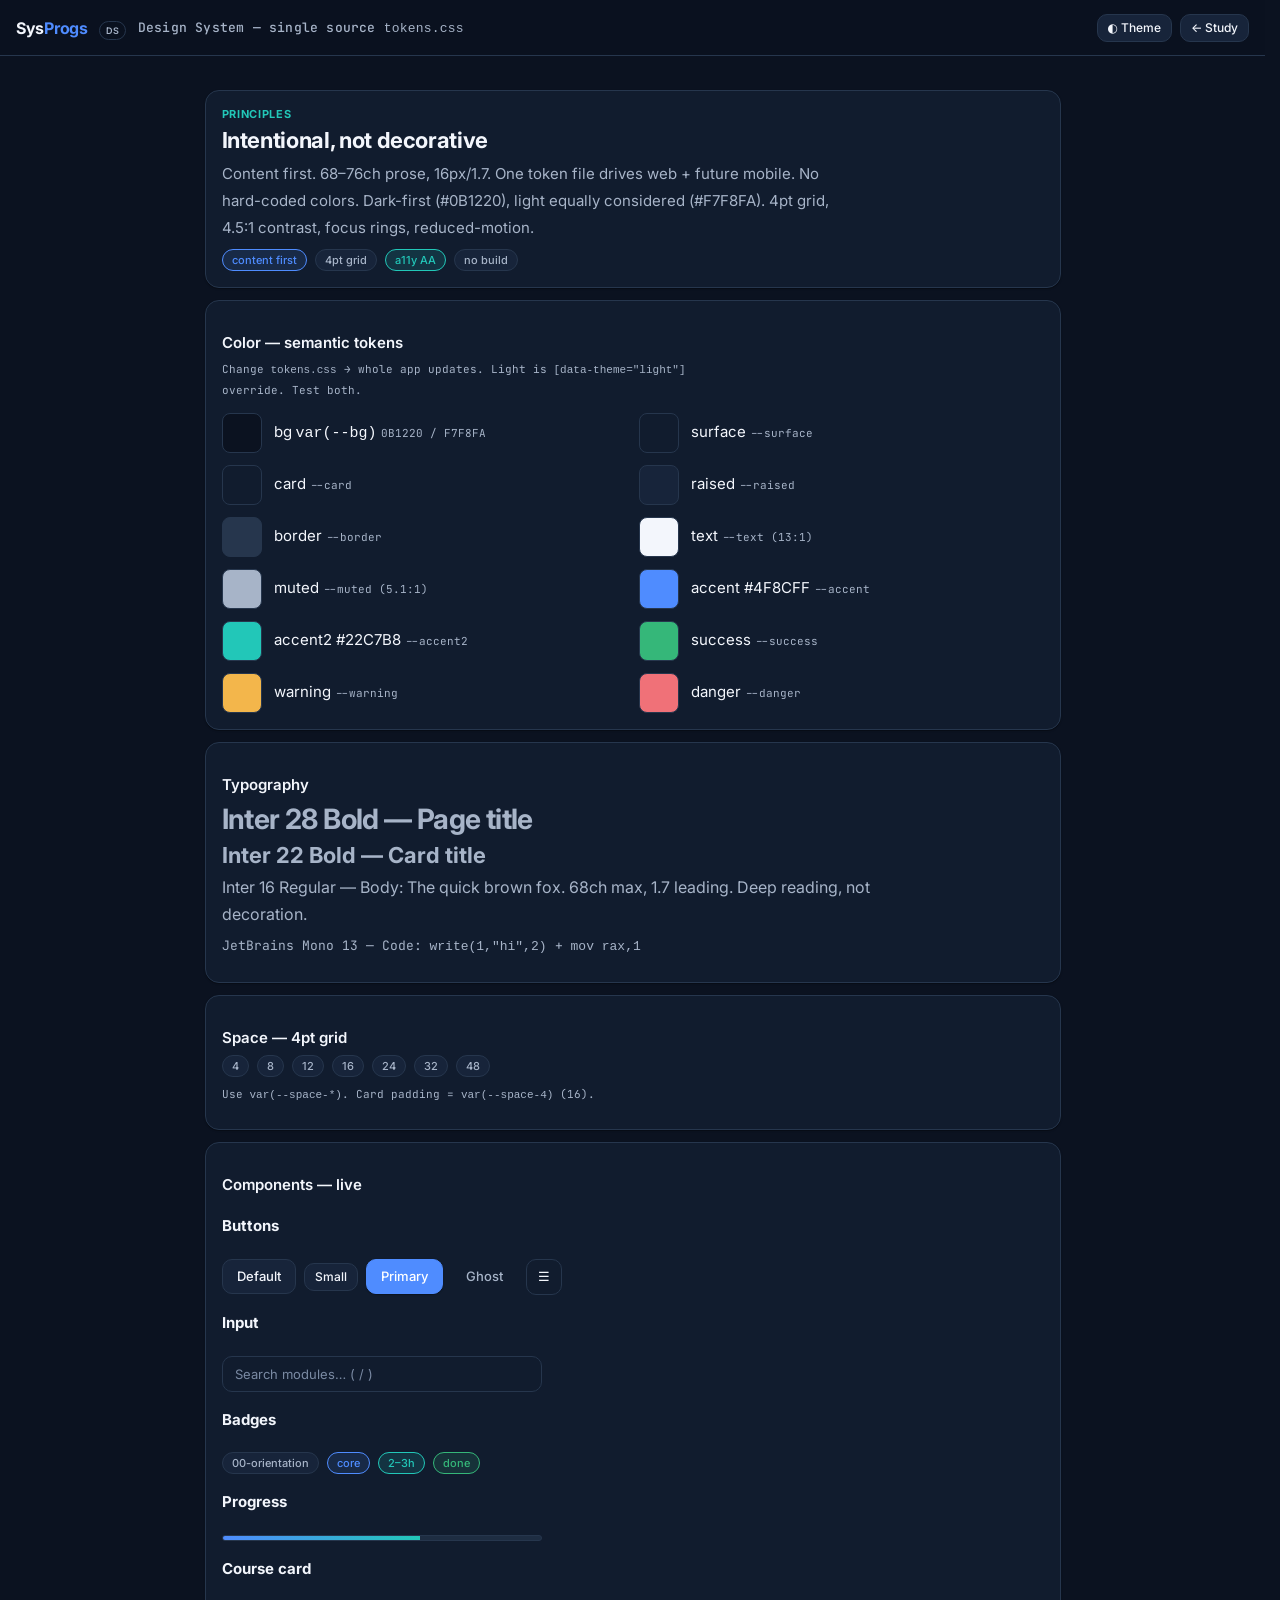
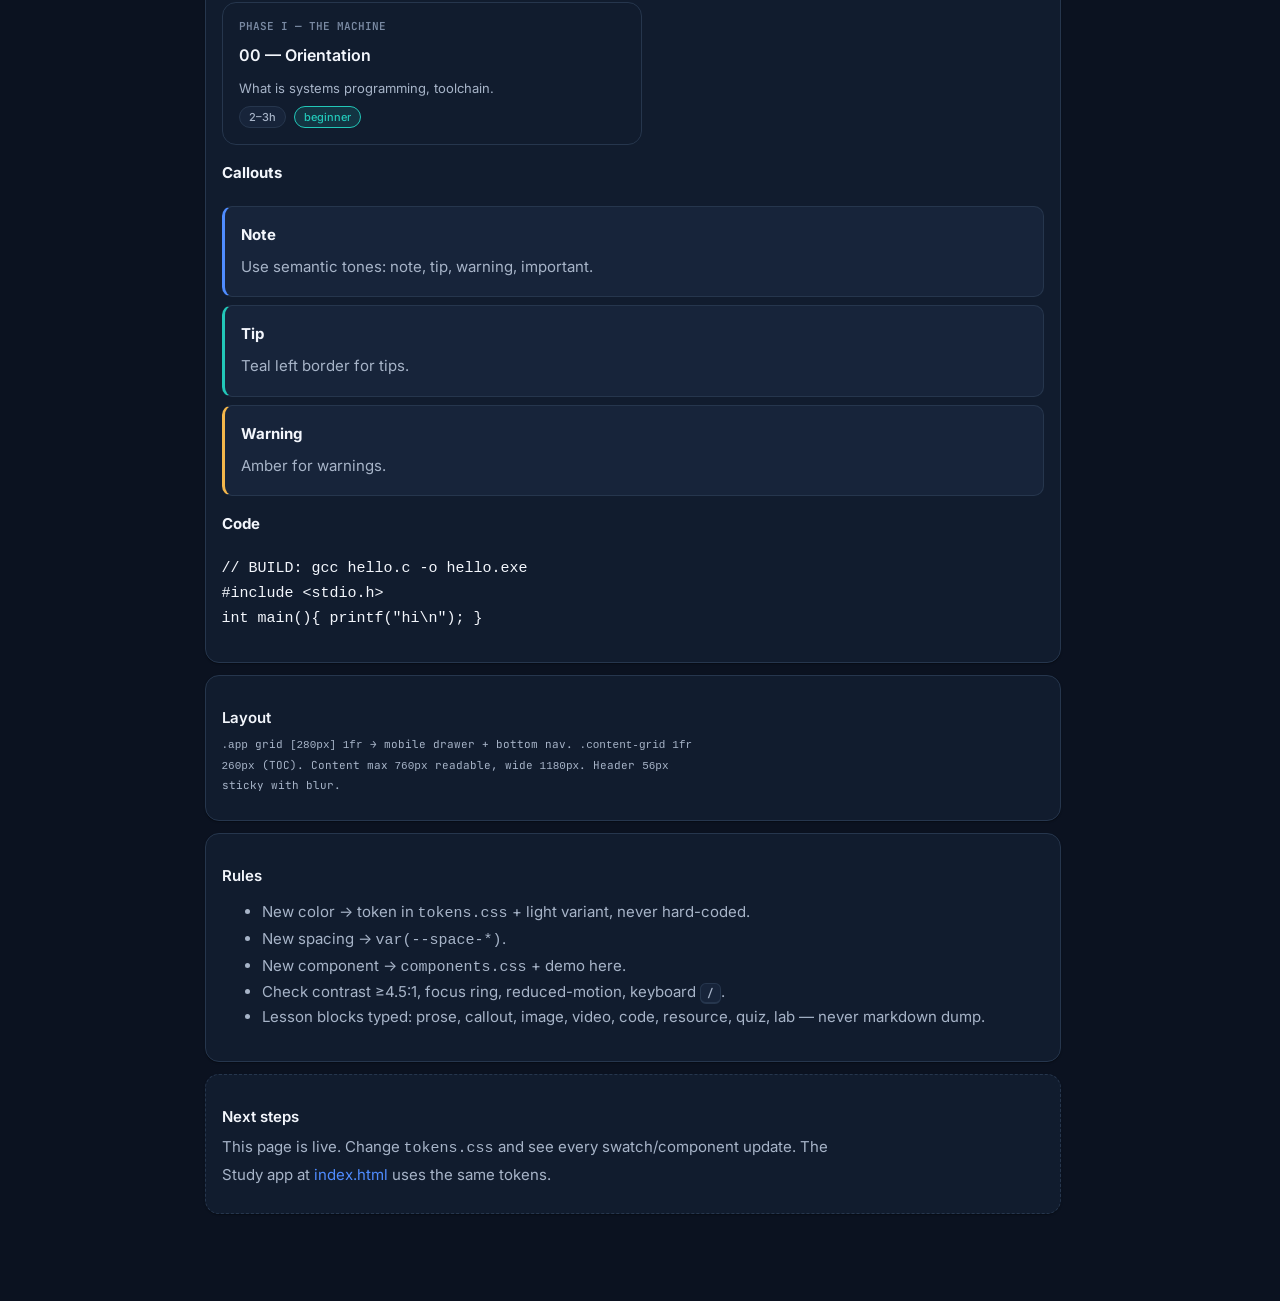
<file: web/design.html>
<!doctype html>
<html lang="en">
<head>
<meta charset="utf-8"/>
<meta name="viewport" content="width=device-width,initial-scale=1"/>
<title>SysProgs — Design System</title>
<meta name="theme-color" content="#0B1220"/>
<link rel="stylesheet" href="./css/tokens.css"/>
<link rel="stylesheet" href="./css/components.css"/>
<link rel="stylesheet" href="./css/style.css"/>
<style>
  .swatch{width:40px;height:40px;border-radius:8px;border:1px solid var(--border);display:inline-block;vertical-align:middle;margin-right:8px}
  .grid2{display:grid;gap:12px}
  @media(min-width:700px){.grid2{grid-template-columns:repeat(2,1fr)}}
  .spec{font:11px var(--font-mono);color:var(--muted)}
  .demo-row{display:flex;gap:8px;flex-wrap:wrap;align-items:center}
</style>
</head>
<body>
<div class="app" style="grid-template-columns:1fr">
<div class="main-wrap">
<header class="topbar"><div class="brand"><span style="color:var(--text)">Sys</span><span style="color:var(--accent)">Progs</span> <b>DS</b></div><div class="crumbs">Design System — single source <code>tokens.css</code></div><div class="row"><button class="btn small" id="dsTheme">◐ Theme</button><a class="btn small" href="./index.html">← Study</a></div></header>
<div class="content-grid" style="grid-template-columns:1fr; max-width:900px">
<main class="main">

<div class="card">
  <div class="eyebrow">Principles</div>
  <h2 style="margin:6px 0 8px">Intentional, not decorative</h2>
  <p>Content first. 68–76ch prose, 16px/1.7. One token file drives web + future mobile. No hard-coded colors. Dark-first (#0B1220), light equally considered (#F7F8FA). 4pt grid, 4.5:1 contrast, focus rings, reduced-motion.</p>
  <div class="row"><span class="badge accent">content first</span><span class="badge">4pt grid</span><span class="badge info">a11y AA</span><span class="badge">no build</span></div>
</div>

<div class="card"><h3>Color — semantic tokens</h3>
<p class="spec">Change <code>tokens.css</code> → whole app updates. Light is <code>[data-theme="light"]</code> override. Test both.</p>
<div class="grid2" style="margin-top:12px">
<div><span class="swatch" style="background:var(--bg)"></span> bg <code>var(--bg)</code> <span class="spec">0B1220 / F7F8FA</span></div>
<div><span class="swatch" style="background:var(--surface)"></span> surface <span class="spec">--surface</span></div>
<div><span class="swatch" style="background:var(--card)"></span> card <span class="spec">--card</span></div>
<div><span class="swatch" style="background:var(--raised)"></span> raised <span class="spec">--raised</span></div>
<div><span class="swatch" style="background:var(--border)"></span> border <span class="spec">--border</span></div>
<div><span class="swatch" style="background:var(--text)"></span> text <span class="spec">--text (13:1)</span></div>
<div><span class="swatch" style="background:var(--muted)"></span> muted <span class="spec">--muted (5.1:1)</span></div>
<div><span class="swatch" style="background:var(--accent)"></span> accent #4F8CFF <span class="spec">--accent</span></div>
<div><span class="swatch" style="background:var(--accent2)"></span> accent2 #22C7B8 <span class="spec">--accent2</span></div>
<div><span class="swatch" style="background:var(--success)"></span> success <span class="spec">--success</span></div>
<div><span class="swatch" style="background:var(--warning)"></span> warning <span class="spec">--warning</span></div>
<div><span class="swatch" style="background:var(--danger)"></span> danger <span class="spec">--danger</span></div>
</div>
</div>

<div class="card"><h3>Typography</h3>
<p style="font:700 28px var(--font-sans);letter-spacing:-.6px;margin:6px 0">Inter 28 Bold — Page title</p>
<p style="font:700 22px var(--font-sans);margin:6px 0">Inter 22 Bold — Card title</p>
<p style="font:400 16px/1.7 var(--font-sans);max-width:65ch;margin:6px 0">Inter 16 Regular — Body: The quick brown fox. 68ch max, 1.7 leading. Deep reading, not decoration.</p>
<p style="font:400 13px/1.6 var(--font-mono)">JetBrains Mono 13 — Code: <code>write(1,"hi",2)</code> + <code>mov rax,1</code></p>
</div>

<div class="card"><h3>Space — 4pt grid</h3><div class="demo-row"><span class="badge">4</span><span class="badge">8</span><span class="badge">12</span><span class="badge">16</span><span class="badge">24</span><span class="badge">32</span><span class="badge">48</span></div><p class="spec" style="margin-top:8px">Use <code>var(--space-*)</code>. Card padding = <code>var(--space-4)</code> (16).</p></div>

<div class="card"><h3>Components — live</h3>
<h4>Buttons</h4><div class="demo-row"><button class="btn">Default</button><button class="btn small">Small</button><button class="btn primary">Primary</button><button class="btn ghost">Ghost</button><button class="iconbtn">☰</button></div>
<h4 style="margin-top:16px">Input</h4><input class="input" placeholder="Search modules… ( / )" style="max-width:320px"/>
<h4 style="margin-top:16px">Badges</h4><div class="demo-row"><span class="badge">00-orientation</span><span class="badge accent">core</span><span class="badge info">2–3h</span><span class="badge success">done</span></div>
<h4 style="margin-top:16px">Progress</h4><div class="progress" style="max-width:320px"><i style="width:62%"></i></div>
<h4 style="margin-top:16px">Course card</h4><div class="course-card" style="max-width:420px"><div style="font:600 11px var(--font-mono);color:var(--faint)">PHASE I — THE MACHINE</div><h3 style="margin:4px 0">00 — Orientation</h3><p>What is systems programming, toolchain.</p><div class="row"><span class="badge">2–3h</span><span class="badge info">beginner</span></div></div>
<h4 style="margin-top:16px">Callouts</h4><div class="lesson-callout" style="margin-top:8px"><strong>Note</strong><p style="margin:6px 0 0">Use semantic tones: note, tip, warning, important.</p></div><div class="lesson-callout tone-tip" style="margin-top:8px"><strong>Tip</strong><p style="margin:6px 0 0">Teal left border for tips.</p></div><div class="lesson-callout tone-warning" style="margin-top:8px"><strong>Warning</strong><p style="margin:6px 0 0">Amber for warnings.</p></div>
<h4 style="margin-top:16px">Code</h4><pre><code class="language-c">// BUILD: gcc hello.c -o hello.exe
#include &lt;stdio.h&gt;
int main(){ printf("hi\n"); }</code></pre>
</div>

<div class="card"><h3>Layout</h3><p class="spec"><code>.app</code> grid <code>[280px] 1fr</code> → mobile drawer + bottom nav. <code>.content-grid</code> <code>1fr 260px</code> (TOC). Content max <code>760px</code> readable, wide <code>1180px</code>. Header <code>56px</code> sticky with blur.</p></div>

<div class="card"><h3>Rules</h3><ul style="color:var(--muted)"><li>New color → token in <code>tokens.css</code> + light variant, never hard-coded.</li><li>New spacing → <code>var(--space-*)</code>.</li><li>New component → <code>components.css</code> + demo here.</li><li>Check contrast ≥4.5:1, focus ring, reduced-motion, keyboard <span class="kbd">/</span>.</li><li>Lesson blocks typed: prose, callout, image, video, code, resource, quiz, lab — never markdown dump.</li></ul></div>

<div class="card" style="border-style:dashed"><h3>Next steps</h3><p>This page is live. Change <code>tokens.css</code> and see every swatch/component update. The Study app at <a href="./index.html">index.html</a> uses the same tokens.</p></div>

</main>
</div>
</div>
</div>
<script>
  document.getElementById('dsTheme').onclick=()=>{
    const html=document.documentElement;
    const cur=html.getAttribute('data-theme');
    if(cur==='light'){ html.removeAttribute('data-theme'); } else { html.setAttribute('data-theme','light'); }
  };
</script>
</body>
</html>
</file>
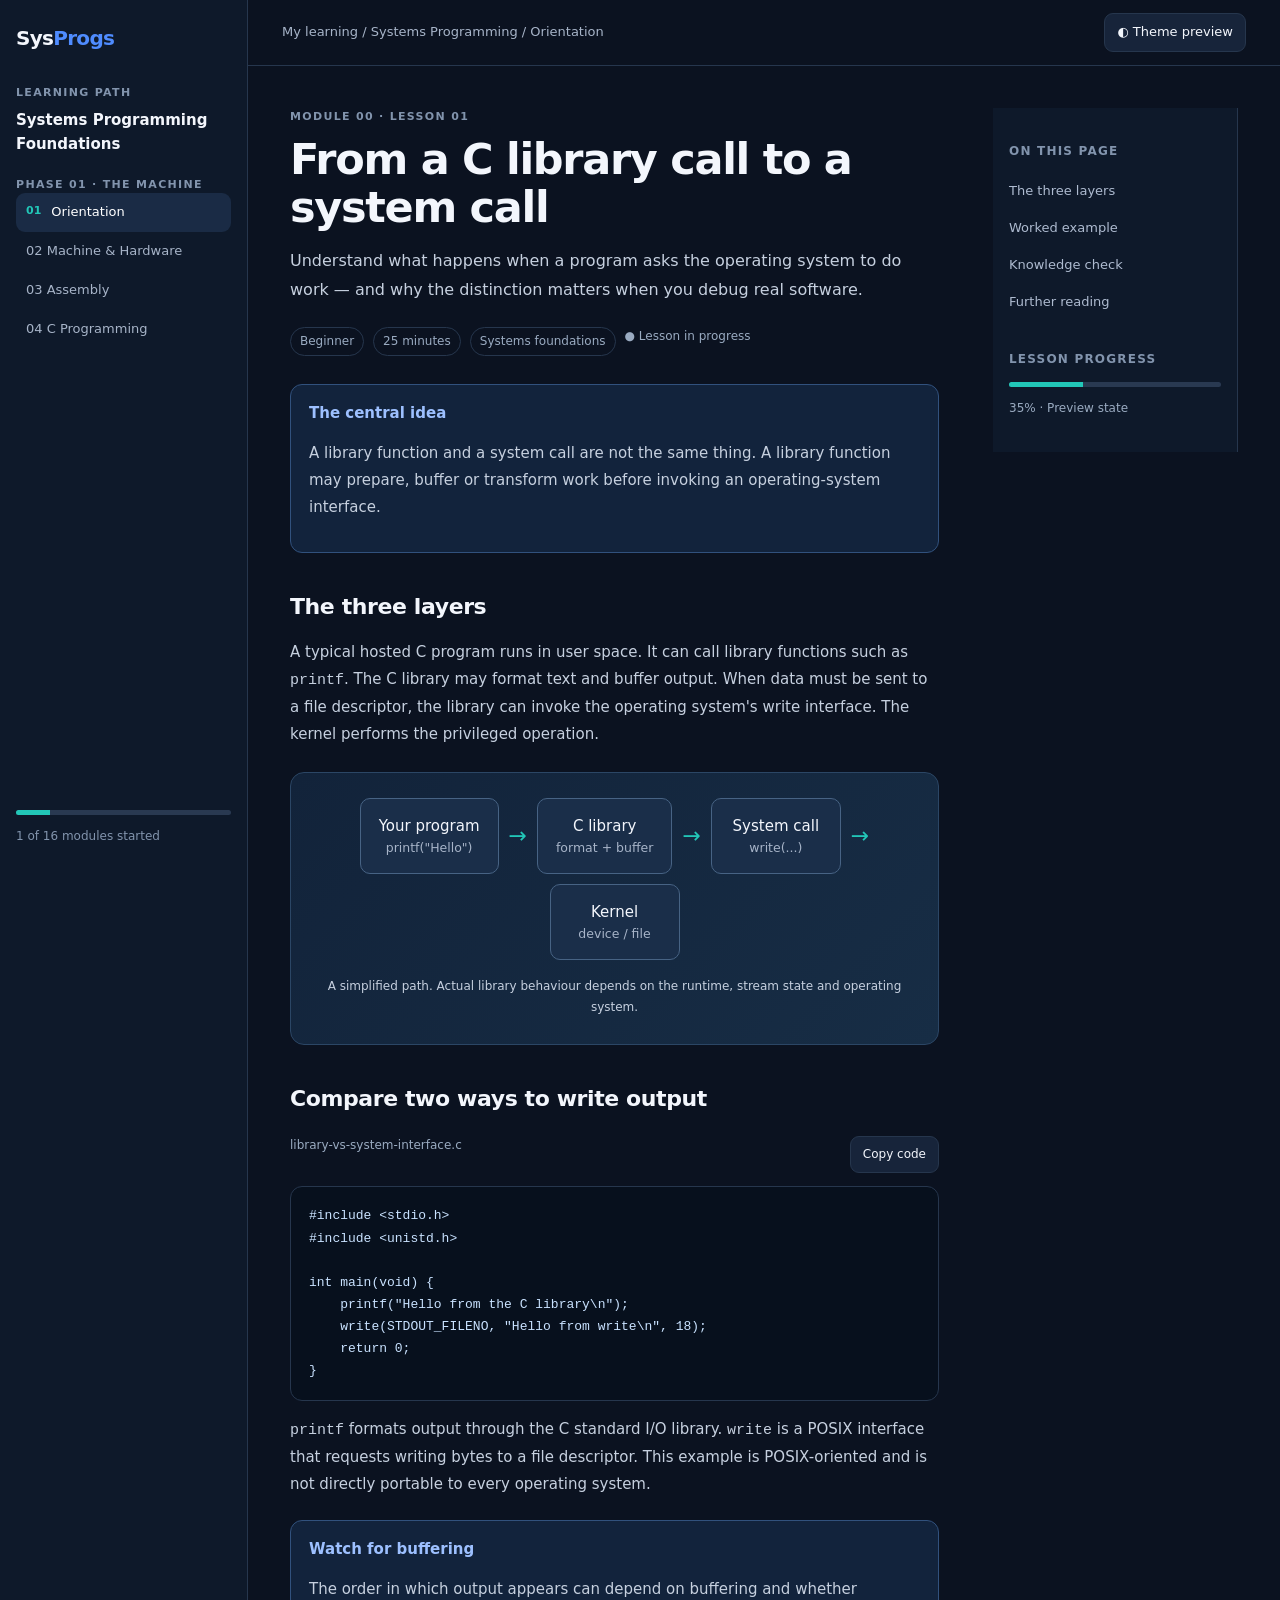
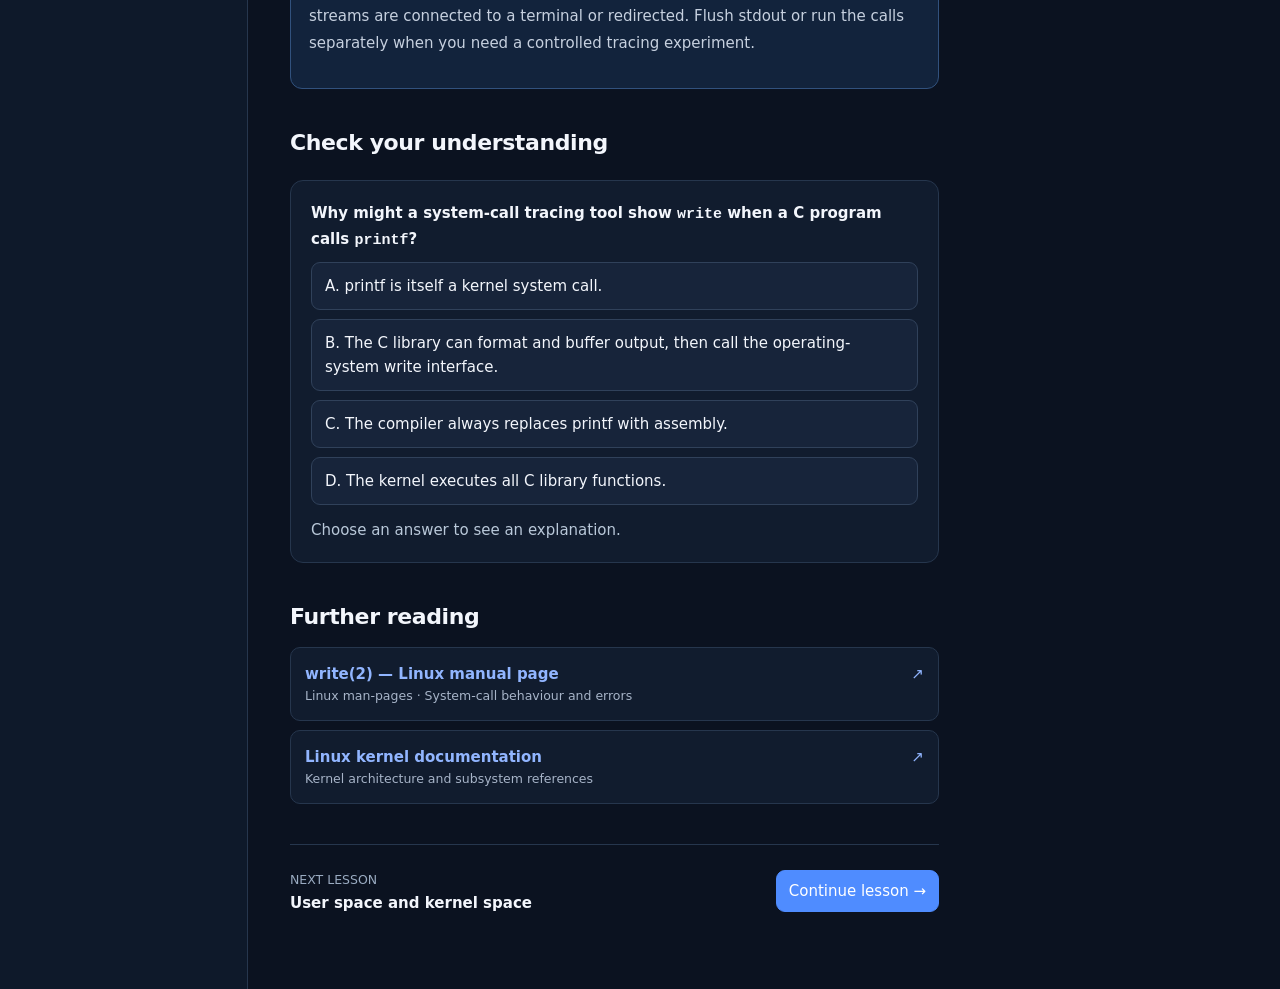
<file: web/learning-preview.html>
<!doctype html>
<html lang="en">
<head>
<meta charset="utf-8"><meta name="viewport" content="width=device-width,initial-scale=1">
<title>SysProgs — Learning workspace preview</title>
<style>
:root{color-scheme:dark;--bg:#0b1220;--panel:#111c2e;--raised:#17243a;--line:#26364d;--text:#f3f6fc;--muted:#a7b4c8;--blue:#4f8cff;--teal:#22c7b8;--green:#35b779;font:15px/1.6 Inter,ui-sans-serif,system-ui,sans-serif}
*{box-sizing:border-box}body{margin:0;background:var(--bg);color:var(--text)}button,a{font:inherit}a{color:#91b5ff;text-decoration:none}.shell{min-height:100vh;display:grid;grid-template-columns:248px minmax(0,1fr)}aside{background:#0e192a;border-right:1px solid var(--line);padding:22px 16px}.brand{font-weight:800;font-size:20px;letter-spacing:-.7px;margin:0 0 30px}.brand span{color:var(--blue)}.eyebrow{font-size:11px;letter-spacing:.12em;text-transform:uppercase;color:#8294ad;font-weight:700}.course-name{font-weight:700;margin:6px 0 20px}.navitem{display:flex;gap:10px;padding:9px 10px;border-radius:9px;color:var(--muted);font-size:13px}.navitem.active{background:#1a2b45;color:white}.navitem b{color:var(--teal);font-size:11px}.sidefoot{position:sticky;top:90vh;margin-top:36px;color:#8294ad;font-size:12px}.track{height:5px;background:#293951;border-radius:8px;overflow:hidden}.track i{display:block;width:16%;height:100%;background:var(--teal)}main{min-width:0}.top{height:66px;border-bottom:1px solid var(--line);display:flex;align-items:center;justify-content:space-between;padding:0 34px;color:var(--muted);font-size:13px}.top button,.action{border:1px solid var(--line);background:var(--raised);color:var(--text);border-radius:9px;padding:8px 12px;cursor:pointer}.layout{max-width:1450px;margin:auto;display:grid;grid-template-columns:minmax(0,760px) 245px;gap:54px;padding:42px 42px 80px}.lesson h1{font-size:clamp(30px,4vw,43px);line-height:1.12;letter-spacing:-1.3px;margin:9px 0 14px}.sub{color:var(--muted);font-size:16px;max-width:65ch}.meta{display:flex;gap:9px;flex-wrap:wrap;color:#9aabc1;font-size:12px;margin:22px 0 28px}.pill{border:1px solid var(--line);padding:4px 9px;border-radius:99px}.lesson h2{font-size:22px;letter-spacing:-.4px;margin:36px 0 12px}.lesson p{color:#c6d0df;line-height:1.8}.callout{border:1px solid #31517d;background:#12233c;padding:16px 18px;border-radius:12px;margin:22px 0}.callout strong{color:#9dc0ff}.diagram{margin:24px 0;background:linear-gradient(135deg,#12233a,#172d45);border:1px solid #2b4665;border-radius:14px;padding:25px}.flow{display:flex;align-items:center;justify-content:center;gap:10px;flex-wrap:wrap}.node{padding:15px 18px;border:1px solid #476384;border-radius:10px;background:#1a2e49;text-align:center;min-width:130px}.node small{display:block;color:#a7b4c8}.arrow{color:var(--teal);font-size:22px}.caption{text-align:center;color:#9aabc1;font-size:12px;margin:16px 0 0}pre{background:#07101d;border:1px solid var(--line);border-radius:12px;padding:18px;overflow:auto;color:#c9e2ff;font:13px/1.7 ui-monospace,monospace}.codehead{display:flex;justify-content:space-between;color:#9aabc1;font-size:12px;margin:20px 0 8px}.quiz{background:var(--panel);border:1px solid var(--line);border-radius:13px;padding:20px;margin:20px 0}.option{display:block;width:100%;text-align:left;background:#17243a;border:1px solid #30415a;color:var(--text);border-radius:9px;padding:11px 13px;margin:9px 0;cursor:pointer}.option:hover{border-color:var(--blue)}.option.correct{border-color:var(--green);background:#123329}.option.wrong{border-color:#d66b76;background:#351e2a}.feedback{margin-top:13px;color:#b9c8d9}.resource{display:flex;justify-content:space-between;gap:14px;border:1px solid var(--line);background:var(--panel);padding:14px;border-radius:10px;margin:9px 0}.resource small{display:block;color:var(--muted)}.right{position:sticky;top:90px;align-self:start}.right h3{font-size:12px;text-transform:uppercase;letter-spacing:.1em;color:#8294ad}.right a{display:block;padding:8px 0;color:#aebbd0;font-size:13px}.next{display:flex;justify-content:space-between;align-items:center;border-top:1px solid var(--line);padding-top:22px;margin-top:40px}.primary{background:var(--blue)!important;border-color:var(--blue)!important;color:white!important}.mobilebar{display:none}
@media(max-width:1050px){.layout{grid-template-columns:minmax(0,1fr);padding:30px 24px}.right{display:none}.shell{grid-template-columns:210px minmax(0,1fr)}}
@media(max-width:700px){.shell{display:block}aside{display:none}.top{height:56px;padding:0 16px}.layout{padding:25px 18px 90px}.mobilebar{display:flex;position:fixed;bottom:0;left:0;right:0;background:#101b2b;border-top:1px solid var(--line);justify-content:space-around;padding:12px}.mobilebar a{font-size:12px}.meta{margin:16px 0 22px}.lesson h2{margin-top:28px}}
</style>
</head>
<body>
<div class="shell">
<aside><div class="brand">Sys<span>Progs</span></div><div class="eyebrow">Learning path</div><div class="course-name">Systems Programming<br>Foundations</div>
<div class="eyebrow">Phase 01 · The machine</div>
<a class="navitem active" href="#intro"><b>01</b> Orientation</a><a class="navitem" href="#hardware">02 Machine & Hardware</a><a class="navitem" href="#assembly">03 Assembly</a><a class="navitem" href="#c">04 C Programming</a>
<div class="sidefoot"><div class="track"><i></i></div><p>1 of 16 modules started</p></div></aside>
<main><header class="top"><span>My learning / Systems Programming / Orientation</span><button onclick="document.documentElement.style.colorScheme=document.documentElement.style.colorScheme==='dark'?'light':'dark'">◐ Theme preview</button></header>
<div class="layout"><article class="lesson" id="intro">
<div class="eyebrow">Module 00 · Lesson 01</div><h1>From a C library call to a system call</h1>
<p class="sub">Understand what happens when a program asks the operating system to do work — and why the distinction matters when you debug real software.</p>
<div class="meta"><span class="pill">Beginner</span><span class="pill">25 minutes</span><span class="pill">Systems foundations</span><span>● Lesson in progress</span></div>
<div class="callout"><strong>The central idea</strong><p>A library function and a system call are not the same thing. A library function may prepare, buffer or transform work before invoking an operating-system interface.</p></div>
<h2 id="layers">The three layers</h2><p>A typical hosted C program runs in user space. It can call library functions such as <code>printf</code>. The C library may format text and buffer output. When data must be sent to a file descriptor, the library can invoke the operating system's write interface. The kernel performs the privileged operation.</p>
<div class="diagram"><div class="flow"><div class="node">Your program<small>printf("Hello")</small></div><span class="arrow">→</span><div class="node">C library<small>format + buffer</small></div><span class="arrow">→</span><div class="node">System call<small>write(...)</small></div><span class="arrow">→</span><div class="node">Kernel<small>device / file</small></div></div><p class="caption">A simplified path. Actual library behaviour depends on the runtime, stream state and operating system.</p></div>
<h2 id="example">Compare two ways to write output</h2><div class="codehead"><span>library-vs-system-interface.c</span><button class="action" onclick="navigator.clipboard?.writeText(document.querySelector('pre').innerText)">Copy code</button></div>
<pre><code>#include &lt;stdio.h&gt;
#include &lt;unistd.h&gt;

int main(void) {
    printf("Hello from the C library\n");
    write(STDOUT_FILENO, "Hello from write\n", 18);
    return 0;
}</code></pre>
<p><code>printf</code> formats output through the C standard I/O library. <code>write</code> is a POSIX interface that requests writing bytes to a file descriptor. This example is POSIX-oriented and is not directly portable to every operating system.</p>
<div class="callout"><strong>Watch for buffering</strong><p>The order in which output appears can depend on buffering and whether streams are connected to a terminal or redirected. Flush stdout or run the calls separately when you need a controlled tracing experiment.</p></div>
<h2 id="check">Check your understanding</h2><div class="quiz"><strong>Why might a system-call tracing tool show <code>write</code> when a C program calls <code>printf</code>?</strong>
<button class="option" data-correct="false">A. printf is itself a kernel system call.</button><button class="option" data-correct="true">B. The C library can format and buffer output, then call the operating-system write interface.</button><button class="option" data-correct="false">C. The compiler always replaces printf with assembly.</button><button class="option" data-correct="false">D. The kernel executes all C library functions.</button><div class="feedback" aria-live="polite">Choose an answer to see an explanation.</div></div>
<h2 id="resources">Further reading</h2><a class="resource" href="https://man7.org/linux/man-pages/man2/write.2.html" target="_blank" rel="noopener"><span><strong>write(2) — Linux manual page</strong><small>Linux man-pages · System-call behaviour and errors</small></span><span>↗</span></a>
<a class="resource" href="https://www.kernel.org/doc/html/latest/" target="_blank" rel="noopener"><span><strong>Linux kernel documentation</strong><small>Kernel architecture and subsystem references</small></span><span>↗</span></a>
<div class="next"><span><small style="color:#9aabc1">NEXT LESSON</small><br><strong>User space and kernel space</strong></span><button class="action primary" onclick="document.querySelector('.feedback').textContent='Preview only: lesson navigation will be connected to the content engine.'">Continue lesson →</button></div>
</article>
<aside class="right"><h3>On this page</h3><a href="#layers">The three layers</a><a href="#example">Worked example</a><a href="#check">Knowledge check</a><a href="#resources">Further reading</a><h3 style="margin-top:30px">Lesson progress</h3><div class="track"><i style="width:35%"></i></div><p style="font-size:12px;color:#9aabc1">35% · Preview state</p></aside>
</div></main></div>
<nav class="mobilebar"><a href="#intro">Lesson</a><a href="#check">Knowledge check</a><a href="#resources">Resources</a></nav>
<script>
document.querySelectorAll('.option').forEach(button=>button.addEventListener('click',()=>{
 const quiz=button.closest('.quiz');quiz.querySelectorAll('.option').forEach(b=>{b.classList.remove('correct','wrong');b.disabled=true;});
 button.classList.add(button.dataset.correct==='true'?'correct':'wrong');
 quiz.querySelector('.feedback').textContent=button.dataset.correct==='true'?'Correct. printf is a C library function; the library may ultimately invoke the operating-system write interface.':'Not quite. printf is a library function, not itself a kernel system call. The C library may eventually use write to send bytes to a file descriptor.';
}));
</script>
</body></html>
</file>
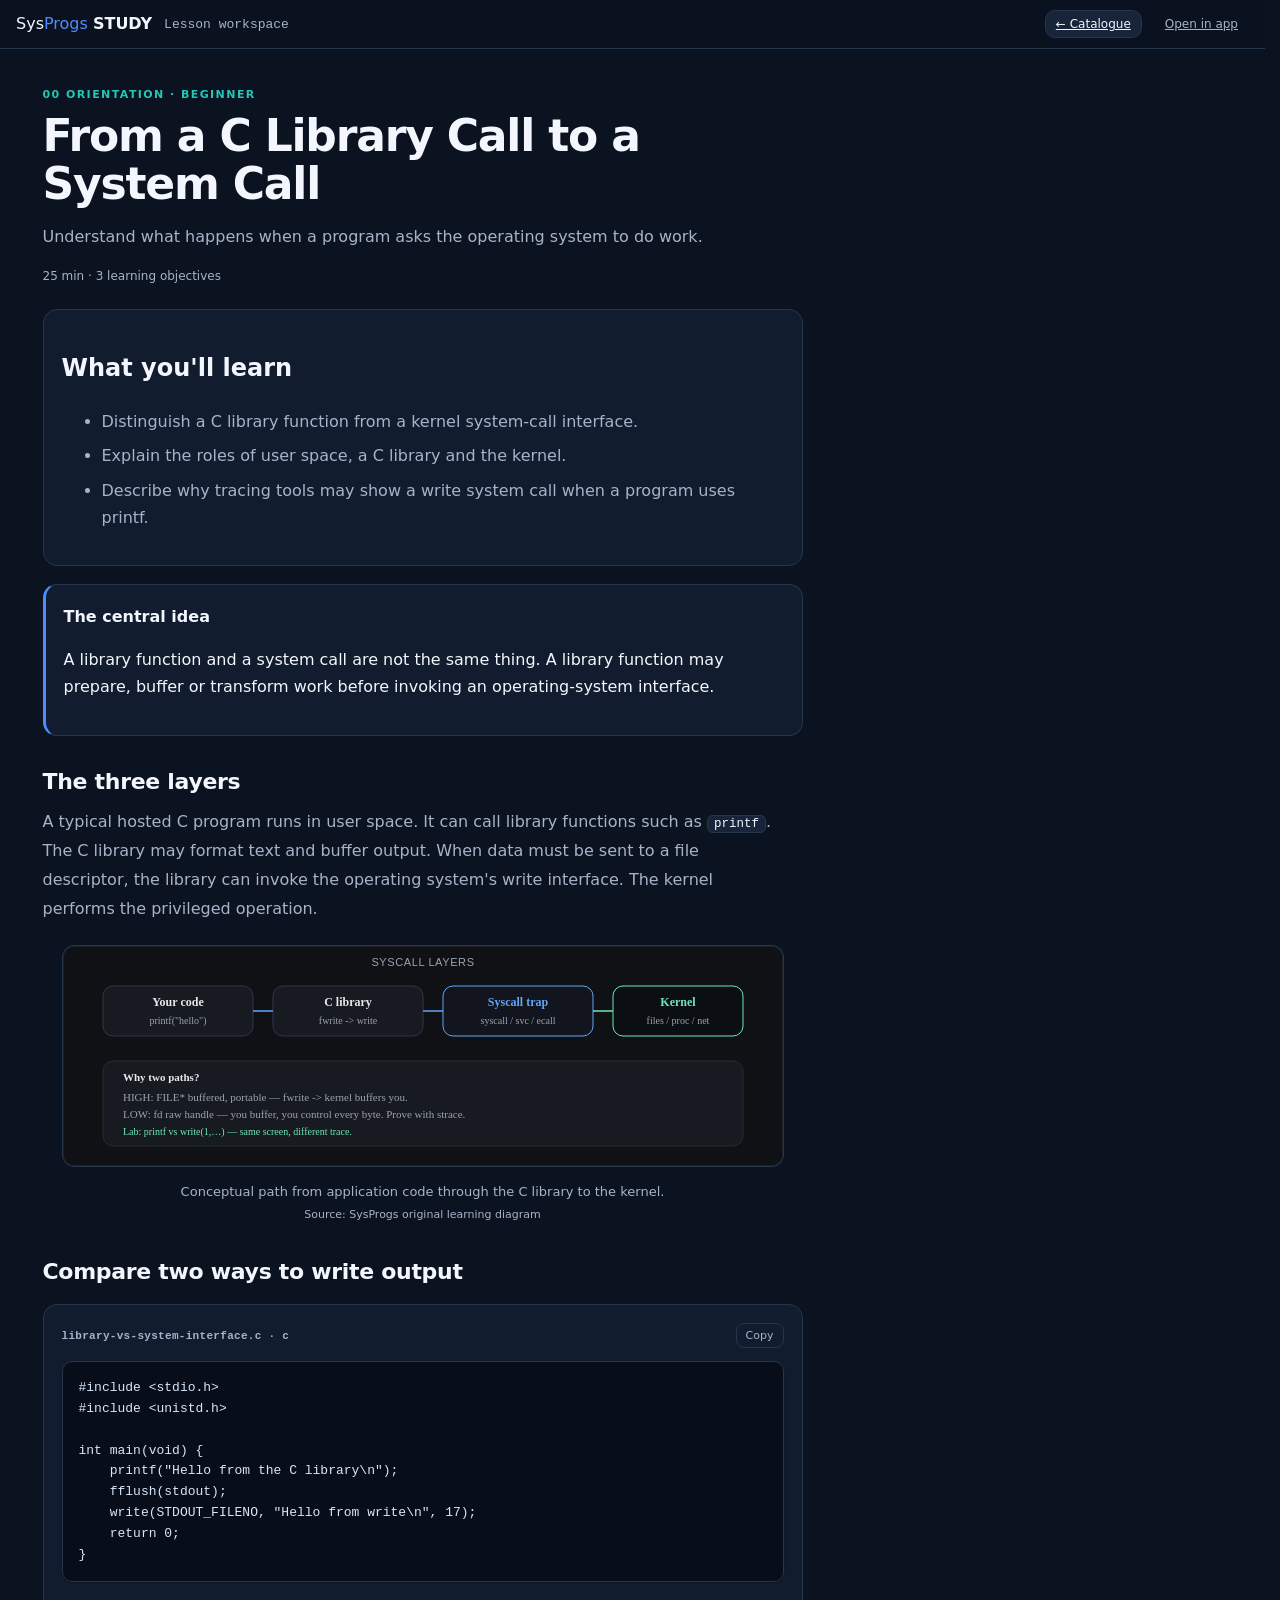
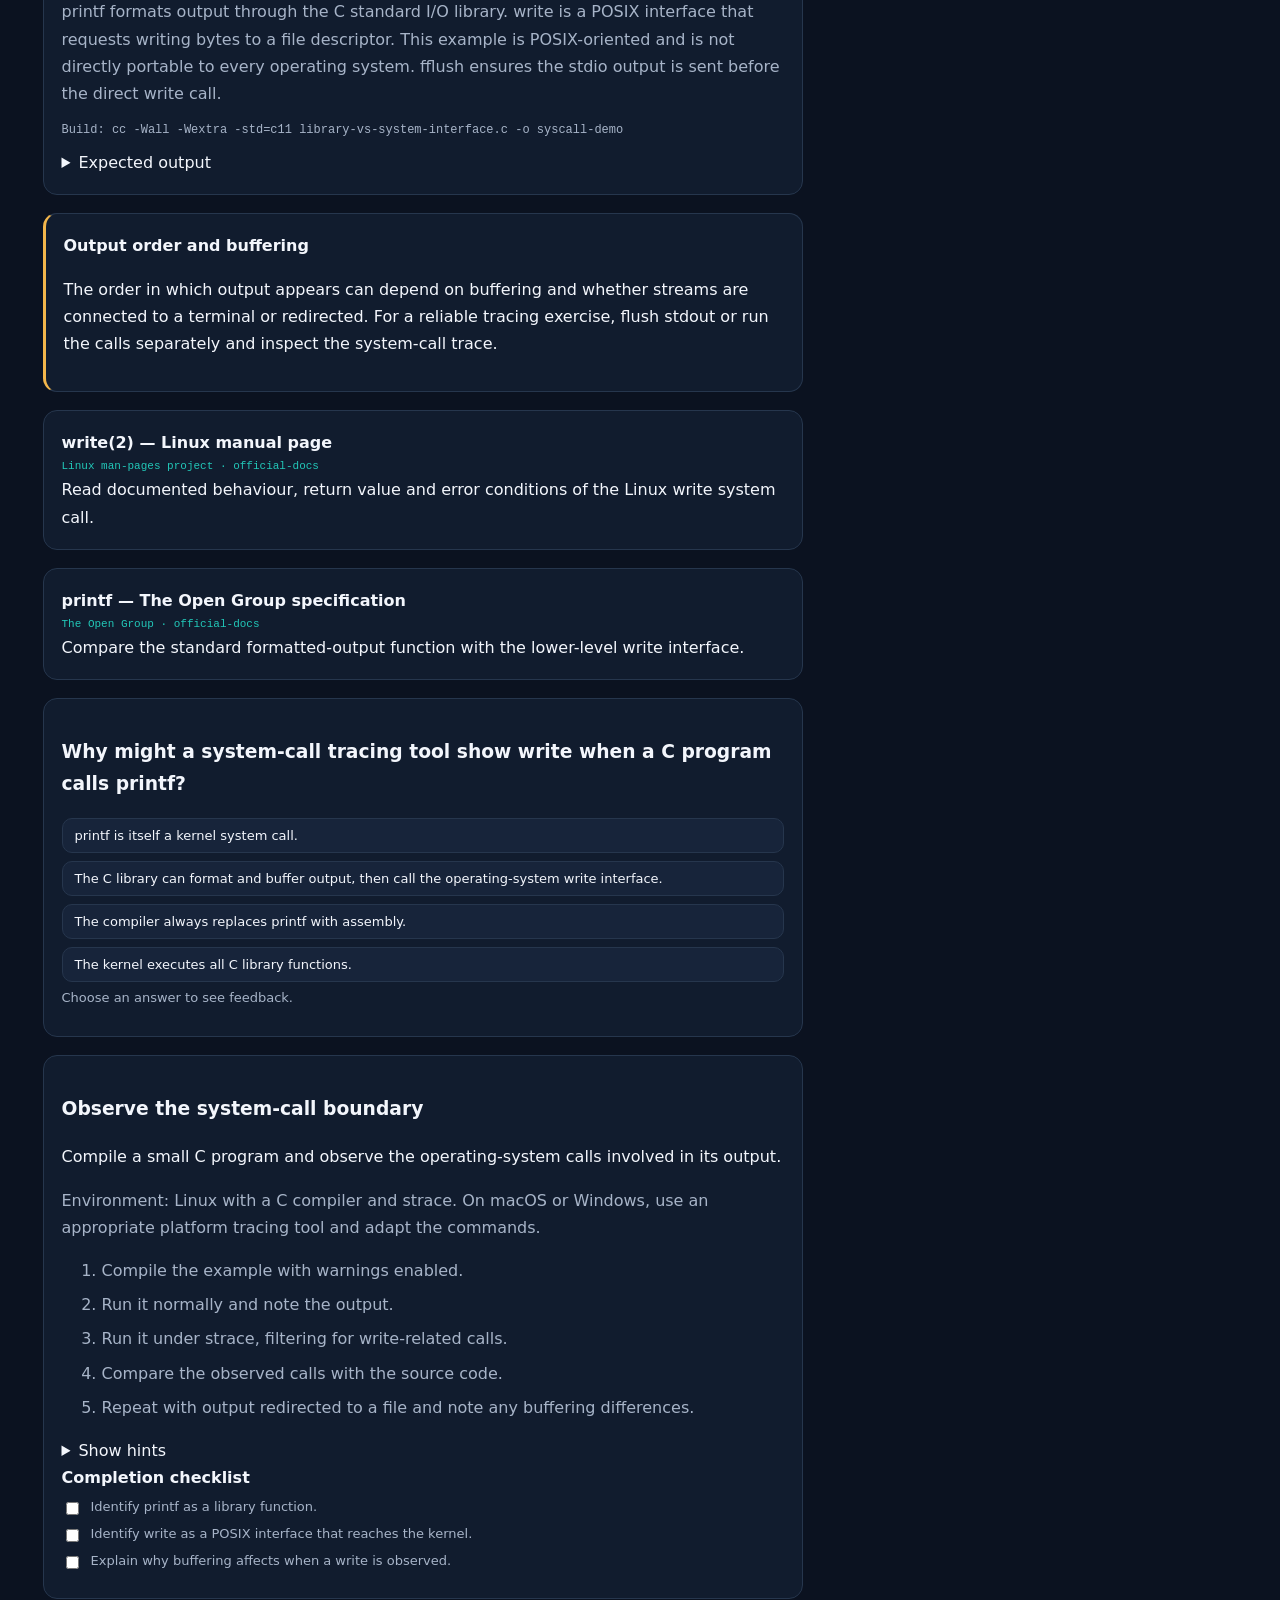
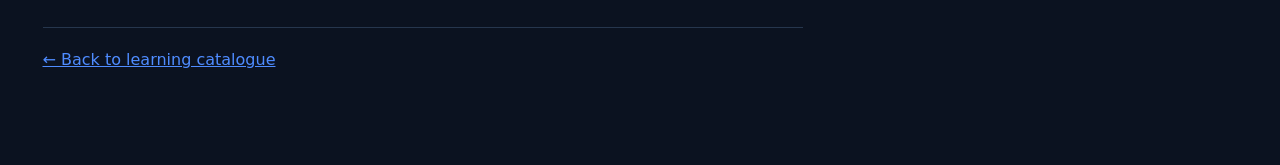
<file: web/lesson.html>
<!doctype html>
<html lang="en"><head><meta charset="utf-8"><meta name="viewport" content="width=device-width,initial-scale=1">
<meta name="theme-color" content="#0B1220"><title>SysProgs — Lesson</title>
<link rel="stylesheet" href="./css/tokens.css">
<link rel="stylesheet" href="./css/components.css">
<link rel="stylesheet" href="./css/lesson.css">
<script defer src="./js/lesson-renderer.js"></script>
</head><body class="lesson-page">
<header class="topbar" style="position:sticky;top:0;z-index:5;background:color-mix(in srgb, var(--bg) 86%, transparent);backdrop-filter:blur(10px);border-bottom:1px solid var(--border);padding:10px 16px;display:flex;gap:12px;align-items:center">
  <a href="./index.html" style="display:flex;align-items:center;gap:8px;text-decoration:none;color:var(--text)"><span class="brand"><span style="color:var(--text)">Sys</span><span style="color:var(--accent)">Progs</span> <b>STUDY</b></span></a>
  <span style="flex:1;color:var(--muted);font:500 13px var(--font-mono)">Lesson workspace</span>
  <a class="btn small" href="./index.html">← Catalogue</a>
  <a class="btn small ghost" href="./index.html#/l/syscall-boundary">Open in app</a>
</header>
<main class="lesson-shell"><article id="lesson-root" data-lesson-id="syscall-boundary"><p style="color:var(--muted)">Loading lesson…</p></article></main>
</body></html>
</file>
<file: web/css/tokens.css>
/* SysProgs — Intentional Design Tokens
   Single source of truth. Dark-first, light available.
   All components use these vars — never hard-code colors/spacing. */
:root{
  /* Core — Dark (default) — from UI_UX_SYSTEM */
  --bg:#0B1220;
  --surface:#111C2E;
  --surface-hover:#17243A;
  --raised:#17243A;
  --card:#111C2E;
  --card-hover:#17243A;
  --border:#26364D;
  --border-strong:#334963;
  --border-focus:#4F8CFF;
  --text:#F3F6FC;
  --text-strong:#FFFFFF;
  --muted:#A7B4C8;
  --faint:#7A8AA3;
  --accent:#4F8CFF;        /* primary */
  --accent-strong:#2F6BFF;
  --accent-soft:rgba(79,140,255,.12);
  --accent2:#22C7B8;       /* secondary / teal */
  --accent2-soft:rgba(34,199,184,.14);
  --accent2-strong:#18A99D;
  --warning:#F3B64B;
  --warning-soft:rgba(243,182,75,.14);
  --danger:#F07178;
  --danger-soft:rgba(240,113,120,.12);
  --success:#35B779;
  --success-soft:rgba(53,183,121,.14);

  /* Typography */
  --font-sans: Inter, ui-sans-system, system-ui, -apple-system, "Segoe UI", Roboto, Helvetica, Arial;
  --font-mono: "JetBrains Mono", ui-monospace, SFMono-Regular, Menlo, Consolas, monospace;
  --text-xs:11px; --text-sm:13px; --text-base:15px; --text-lg:17px; --text-xl:22px; --text-2xl:30px; --text-3xl:36px;
  --leading-tight:1.2; --leading-normal:1.65; --leading-relaxed:1.78;
  --tracking-tight:-0.35px;
  --weight-regular:400; --weight-medium:500; --weight-semibold:600; --weight-bold:700;

  /* Space — 4pt grid */
  --space-1:4px; --space-2:8px; --space-3:12px; --space-4:16px; --space-6:24px; --space-8:32px; --space-10:40px; --space-12:48px;

  /* Radii */
  --radius-sm:8px; --radius-md:10px; --radius-lg:14px; --radius-xl:16px; --radius-pill:999px;

  /* Shadows */
  --shadow-sm:0 1px 0 rgba(0,0,0,.18), 0 1px 2px rgba(0,0,0,.18);
  --shadow-md:0 8px 24px rgba(2,6,12,.24);
  --shadow-lg:0 16px 40px rgba(2,6,12,.34);
  --shadow-inset: inset 0 1px 0 rgba(255,255,255,.04);

  /* Layout */
  --side:280px; --content-max:760px; --content-wide:1180px; --toc:260px; --header-h:56px; --radius-card:14px;

  /* Motion */
  --ease:cubic-bezier(.2,.8,.2,1); --dur:.2s;
}

/* Light theme — paper warmth + same semantics */
[data-theme="light"]{
  --bg:#F7F8FA;
  --surface:#FFFFFF;
  --surface-hover:#F0F3F7;
  --raised:#F0F3F7;
  --card:#FFFFFF;
  --card-hover:#F7F8FA;
  --border:#E0E6EE;
  --border-strong:#C9D4E3;
  --border-focus:#245FE5;
  --text:#172033;
  --text-strong:#0B1220;
  --muted:#596579;
  --faint:#8A97AC;
  --accent:#245FE5;
  --accent-strong:#1A49BE;
  --accent-soft:rgba(36,95,229,.10);
  --accent2:#087F79;
  --accent2-soft:rgba(8,127,121,.10);
  --accent2-strong:#066A66;
  --shadow-sm:0 1px 0 rgba(16,24,40,.06);
  --shadow-md:0 8px 24px rgba(16,24,40,.08);
  --shadow-lg:0 16px 40px rgba(16,24,40,.12);
}

/* Explicit dark attribute for toggle logic */
[data-theme="dark"]{
  --bg:#0B1220; --surface:#111C2E; --raised:#17243A; --card:#111C2E; --card-hover:#17243A;
  --border:#26364D; --border-strong:#334963; --text:#F3F6FC; --muted:#A7B4C8; --faint:#7A8AA3;
}

*{ scrollbar-color: var(--border-strong) transparent; }
html{ scrollbar-gutter: stable; }

body{
  background:
    radial-gradient(900px 420px at 50% -10%, rgba(79,140,255,.08), transparent 60%),
    radial-gradient(600px 300px at 90% 0%, rgba(34,199,184,.06), transparent 60%),
    var(--bg);
  color:var(--text);
}

@media (prefers-reduced-motion: no-preference){
  :root{ --ease:cubic-bezier(.2,.8,.2,1); --dur:.2s; }
}
@media (prefers-reduced-motion: reduce){
  *{ transition:none !important; animation:none !important; }
}
</file>
<file: web/css/components.css>
/* SysProgs — Components (single source; uses tokens.css) */

/* Button */
.btn{
  display:inline-flex; align-items:center; justify-content:center; gap:8px;
  border:1px solid var(--border); background:var(--raised); color:var(--text);
  border-radius:var(--radius-md); padding:10px 14px;
  font:var(--weight-medium) var(--text-sm) var(--font-sans);
  line-height:1; cursor:pointer; transition: border-color var(--dur) var(--ease), background var(--dur) var(--ease), transform var(--dur) var(--ease), color var(--dur) var(--ease);
}
.btn:hover{ border-color:var(--border-strong); background:var(--surface); transform:translateY(-1px) }
.btn:active{ transform:none }
.btn:focus-visible{ outline:2px solid var(--border-focus); outline-offset:2px }
.btn.small{ padding:7px 10px; font-size:12px }
.btn.primary{ background:var(--accent); color:#fff; border-color:var(--accent); box-shadow: var(--shadow-sm) }
.btn.primary:hover{ background:var(--accent-strong); border-color:var(--accent-strong) }
.btn.ghost{ background:transparent; border-color:transparent; color:var(--muted) }
.btn.ghost:hover{ background:var(--raised); color:var(--text) }
.btn:disabled{ opacity:.55; cursor:not-allowed; transform:none }

/* Icon button */
.iconbtn{
  display:inline-flex; align-items:center; justify-content:center;
  width:36px; height:36px; border:1px solid var(--border); background:var(--card); color:var(--text);
  border-radius:var(--radius-md); cursor:pointer; transition: var(--dur) var(--ease);
}
.iconbtn:hover{ background:var(--raised); border-color:var(--border-strong) }
.iconbtn:focus-visible{ outline:2px solid var(--border-focus); outline-offset:2px }

/* Input */
.input, .side-search input{
  width:100%; background:var(--surface); border:1px solid var(--border); color:var(--text);
  border-radius:var(--radius-md); padding:9px 12px; outline:none;
  font:var(--text-sm) var(--font-sans); transition: border-color var(--dur) var(--ease), box-shadow var(--dur) var(--ease);
}
.input:focus, .side-search input:focus{ border-color:var(--border-focus); box-shadow:0 0 0 3px var(--accent-soft) }
.input::placeholder, .side-search input::placeholder{ color:var(--faint) }

/* Card */
.card{
  background:var(--card); border:1px solid var(--border); border-radius:var(--radius-lg);
  padding:var(--space-4); margin:var(--space-3) 0; box-shadow:var(--shadow-sm);
}
.card h2{ margin:0 0 var(--space-2); font:var(--weight-bold) var(--text-xl)/var(--leading-tight) var(--font-sans); letter-spacing:var(--tracking-tight) }
.card h3{ margin:var(--space-4) 0 var(--space-2); font:var(--weight-semibold) var(--text-base) var(--font-sans) }
.card p{ margin:var(--space-2) 0; color:var(--muted); line-height:var(--leading-relaxed); max-width:70ch }
.card p strong, .card li strong{ color:var(--text) }

/* Badge / Pill */
.badge, .pill{
  display:inline-flex; align-items:center;
  font:var(--weight-medium) var(--text-xs) var(--font-sans);
  padding:3px 9px; border-radius:var(--radius-pill);
  border:1px solid var(--border); color:var(--muted); background:var(--raised);
}
.badge.accent, .pill.accent{ color:var(--accent); border-color:var(--accent); background:var(--accent-soft) }
.badge.info, .pill.info{ color:var(--accent2); border-color:var(--accent2); background:var(--accent2-soft) }
.badge.success{ color:var(--success); border-color:var(--success); background:var(--success-soft) }
.badge.warn{ color:var(--warning); border-color:var(--warning); background:var(--warning-soft) }

/* Progress */
.progress{
  height:6px; background: color-mix(in srgb, var(--border) 65%, transparent);
  border-radius:var(--radius-pill);
  overflow:hidden; border:1px solid var(--border);
}
.progress i{ display:block; height:100%; background:linear-gradient(90deg,var(--accent),var(--accent2)); width:0%; transition: width .45s var(--ease) }

/* Module row (sidebar) */
.mod{
  padding:10px 11px; border-radius:var(--radius-md); border:1px solid transparent;
  cursor:pointer; display:flex; gap:9px; align-items:flex-start; transition: var(--dur) var(--ease);
}
.mod:hover{ background:var(--raised); border-color:var(--border) }
.mod.active{ background:var(--raised); border-color:var(--accent); box-shadow:0 0 0 3px var(--accent-soft) }
.mod .dot{ width:8px; height:8px; border-radius:50%; background:var(--border-strong); flex:none; margin-top:6px; transition: var(--dur) var(--ease) }
.mod.done .dot{ background:var(--success); box-shadow:0 0 0 3px var(--success-soft) }
.mod .t{ font:var(--weight-medium) 13.5px/var(--leading-tight) var(--font-sans); color:var(--text) }
.mod .d{ font:var(--text-xs) var(--font-sans); color:var(--muted); margin-top:2px; line-height:1.4 }

/* Phase row */
.phase-row{ display:flex; align-items:center; gap:8px; padding:8px 6px; border-radius:var(--radius-md); cursor:pointer; transition: background var(--dur) var(--ease) }
.phase-row:hover{ background:var(--raised) }
.phase{ font:700 11px var(--font-sans); letter-spacing:.6px; color:var(--text); text-transform:uppercase }
.phase-row .chevron{ font-size:11px; color:var(--muted); width:14px; text-align:center; transition:transform .15s }
.phase-row .count{ font:600 11px var(--font-mono); color:var(--muted); background:var(--raised); border:1px solid var(--border); padding:3px 7px; border-radius:var(--radius-pill); flex:none }

/* Callout */
.callout, .lesson-callout{
  border:1px solid var(--border); border-left:3px solid var(--accent);
  background: var(--raised); border-radius:var(--radius-md); padding:16px;
}
.lesson-callout.tone-warning{ border-left-color:var(--warning) }
.lesson-callout.tone-tip{ border-left-color:var(--accent2) }
.lesson-callout.tone-important{ border-left-color:var(--accent) }

/* Code */
.content pre, .lesson-code pre, pre[class*="language-"]{
  background:#070E19 !important; border:1px solid var(--border); border-radius:var(--radius-md);
  padding:14px; overflow:auto; font:13px/1.6 var(--font-mono); position:relative; box-shadow:var(--shadow-sm);
}
[data-theme="light"] .content pre, [data-theme="light"] .lesson-code pre, [data-theme="light"] pre[class*="language-"]{
  background:#0B1220 !important;
}
.content code, .lesson-prose code{ font-family:var(--font-mono); background:var(--raised); border:1px solid var(--border); padding:1px 6px; border-radius:6px; font-size:12.5px; color:var(--text) }
.content pre code, .lesson-code pre code{ background:transparent !important; border:none !important; padding:0; color:#D7E6FA }
.code-head{ display:flex; justify-content:space-between; align-items:center; font:600 11px var(--font-mono); color:var(--muted); margin-bottom:8px; letter-spacing:.3px }
.code-head .copy-code, .copy{
  font:var(--weight-medium) var(--text-xs) var(--font-sans);
  border:1px solid var(--border); background:var(--surface); color:var(--muted);
  border-radius:8px; padding:5px 9px; cursor:pointer; transition: var(--dur) var(--ease);
}
.code-head .copy-code:hover, .copy:hover{ color:var(--text); border-color:var(--border-strong); background:var(--raised) }

/* TOC */
.toc{ position:sticky; top:calc(var(--header-h) + 12px); align-self:start; height:fit-content; border-left:1px solid var(--border); padding-left:16px; min-width:0 }
.toc h4{ margin:0 0 10px; font:var(--weight-bold) var(--text-xs) var(--font-sans); letter-spacing:0.6px; color:var(--faint); text-transform:uppercase }
.toc a{ display:block; padding:5px 0; font:var(--text-sm) var(--font-sans); color:var(--muted); border-left:2px solid transparent; margin-left:-17px; padding-left:15px; transition: var(--dur) var(--ease); text-decoration:none }
.toc a:hover{ color:var(--text) }
.toc a.active{ color:var(--accent); border-left-color:var(--accent) }

/* Lesson blocks */
.lesson-shell{ max-width:none; margin:0; padding:0; display:block; gap:0 }
.learning-outcomes, .lesson-quiz, .lesson-lab, .lesson-resource{
  background:var(--card); border:1px solid var(--border); border-radius:var(--radius-lg); padding:18px; margin:18px 0;
}
.lesson-figure{ margin:22px 0; text-align:center }
.lesson-figure img{ max-width:100%; height:auto; border-radius:12px; border:1px solid var(--border) }
.lesson-figure figcaption{ color:var(--muted); font:13px var(--font-sans); margin-top:8px }
.media-credit{ color:var(--faint); font:11px var(--font-sans) }
.lesson-video iframe{ width:100%; aspect-ratio:16/9; border:0; border-radius:10px; background:var(--raised) }
.quiz-option{ display:block; width:100%; text-align:left; margin:8px 0; border:1px solid var(--border); background:var(--raised); color:var(--text); padding:11px 13px; border-radius:var(--radius-md); cursor:pointer; transition: var(--dur) var(--ease); font: var(--text-sm) var(--font-sans) }
.quiz-option:hover{ border-color:var(--border-strong); background:var(--surface) }
.quiz-option.correct{ border-color:var(--success); background:rgba(53,183,121,.14) }
.quiz-option.incorrect{ border-color:var(--danger); background:rgba(240,113,120,.12) }
.quiz-feedback{ color:var(--muted); font:13px var(--font-sans); margin-top:8px }
.lab-check{ display:flex; gap:9px; margin:8px 0; font:13px var(--font-sans); color:var(--muted); align-items:flex-start }
.lab-check input{ accent-color:var(--accent2); margin-top:3px }
.lesson-navigation{ border-top:1px solid var(--border); padding-top:18px; margin-top:28px; display:flex; justify-content:space-between; gap:12px; flex-wrap:wrap }

/* Course card */
.course-card{ padding:16px; border:1px solid var(--border); border-radius:var(--radius-lg); background:var(--card); cursor:pointer; transition: transform var(--dur) var(--ease), border-color var(--dur) var(--ease), box-shadow var(--dur) var(--ease); display:flex; flex-direction:column; gap:8px }
.course-card:hover{ transform:translateY(-2px); border-color:var(--border-strong); box-shadow:var(--shadow-md) }
.course-card h3{ margin:0; font:600 16px/1.3 var(--font-sans) }
.course-card p{ margin:0; font:13px/1.6 var(--font-sans); color:var(--muted) }

/* Utility */
.row{ display:flex; gap:8px; flex-wrap:wrap; align-items:center }
.hidden{ display:none !important }
.overlay{ position:fixed; inset:0; background:rgba(2,6,12,.48); backdrop-filter:blur(3px); z-index:8 }
.muted{ color:var(--muted) }
.eyebrow{ font:700 11px var(--font-sans); letter-spacing:.7px; text-transform:uppercase; color:var(--accent2) }

/* a11y */
:focus-visible{ outline:2px solid var(--border-focus); outline-offset:2px }
@media (prefers-reduced-motion: reduce){ *{ transition:none!important } }

/* Prism tweaks */
.token.comment{ color:#6B7383 }
.token.keyword{ color:#60A5FA }
.token.string{ color:#34D399 }
.token.function{ color:#FBBF24 }
</file>
<file: web/css/style.css>
/* SysProgs — Layout only (uses tokens.css + components.css) */
@import url('https://fonts.googleapis.com/css2?family=Inter:wght@400;500;600;700&family=JetBrains+Mono:wght@400;500&display=swap');
*{box-sizing:border-box}
html,body{margin:0;padding:0;background:var(--bg);color:var(--text);font:15px/1.65 var(--font-sans);-webkit-font-smoothing:antialiased}
a{color:var(--accent);text-decoration:none}
a:hover{text-decoration:underline}

.app{display:grid;grid-template-columns:var(--side) 1fr;min-height:100vh;transition:grid-template-columns .22s var(--ease)}
.sidebar{
  position:sticky; top:0; height:100vh; height:100dvh; overflow:auto;
  background:var(--surface); border-right:1px solid var(--border);
  display:flex; flex-direction:column; padding:16px 12px 12px; gap:10px;
  transition:transform .22s var(--ease), opacity .22s var(--ease);
  scrollbar-width:thin;
}
@media(min-width:901px){
  .app.sidebar-collapsed{grid-template-columns:0 1fr}
  .app.sidebar-collapsed .sidebar{transform:translateX(-100%);opacity:0;pointer-events:none}
}
.side-head{display:flex;justify-content:space-between;align-items:center;gap:8px}
.brand{font:700 16px var(--font-sans);letter-spacing:-.3px}
.brand b{font:600 9px var(--font-sans);color:var(--muted);border:1px solid var(--border);padding:3px 6px;border-radius:999px;margin-left:8px}
.side-search{ display:flex; flex-direction:column; gap:6px }
.side-nav{display:flex;flex-direction:column;gap:18px;padding:6px 0 12px}
.phase-mods{display:flex;flex-direction:column;gap:3px;margin:4px 0 10px 8px;border-left:1px solid var(--border);padding-left:10px}
.side-foot{margin-top:auto;padding-top:12px;border-top:1px solid var(--border)}

.main-wrap{min-width:0;display:flex;flex-direction:column}
.topbar{
  position:sticky; top:0; z-index:5;
  background:color-mix(in srgb, var(--bg) 86%, transparent); backdrop-filter:blur(10px);
  border-bottom:1px solid var(--border); padding:10px 16px;
  display:flex; gap:12px; align-items:center; min-height:var(--header-h);
}
.crumbs{color:var(--muted);font:500 13px var(--font-mono);flex:1;letter-spacing:.2px;white-space:nowrap;overflow:hidden;text-overflow:ellipsis}
.crumbs a{color:var(--muted);text-decoration:none}
.crumbs a:hover{color:var(--text)}
.topnav{display:flex;gap:14px;margin-left:10px;font:500 13px var(--font-sans)}
.topnav a{color:var(--muted);text-decoration:none;padding:6px 8px;border-radius:8px}
.topnav a:hover{color:var(--text);background:var(--raised)}
.topnav a.active{color:var(--text);background:var(--raised);border:1px solid var(--border)}
.top-actions{display:flex;gap:8px;align-items:center}

.content-grid{
  display:grid; grid-template-columns:minmax(0,1fr) var(--toc);
  gap:22px; max-width:var(--content-wide); width:100%; margin:0 auto; padding:22px 22px 88px;
}
.main{min-width:0}
@media(max-width:1100px){ .content-grid{grid-template-columns:1fr; } .toc{display:none} }
@media(max-width:900px){
  .topnav{display:none}
  .topbar .crumbs{display:none}
}
.content{font-size:15px;line-height:1.75;color:var(--text)}
.content h2{margin:28px 0 10px;font:700 19px var(--font-sans);border-bottom:1px solid var(--border);padding-bottom:8px}
.content p{ color:var(--muted) }
.content h3{ color:var(--text) }

/* Grids */
.grid{display:grid;gap:14px}
@media(min-width:900px){.grid{grid-template-columns:repeat(2,1fr)}}
@media(min-width:1100px){.grid.cols-3{grid-template-columns:repeat(3,1fr)}}

/* Mobile drawer + bottom nav */
.nav.mobile-only{display:none}
@media(max-width:900px){
  .app{grid-template-columns:1fr}
  .sidebar{position:fixed;left:0;top:0;bottom:0;width:min(86vw,330px);transform:translateX(-100%);transition:.22s;z-index:9;box-shadow:var(--shadow-lg)}
  .sidebar.open{transform:none}
  .content-grid{grid-template-columns:1fr;padding:14px 14px 88px}
  .nav.mobile-only{
    position:fixed;bottom:0;left:0;right:0;
    background:color-mix(in srgb, var(--bg) 96%, transparent); backdrop-filter:blur(10px);
    border-top:1px solid var(--border);display:flex;justify-content:space-around;
    padding:6px 0 calc(6px + env(safe-area-inset-bottom));z-index:7;min-height:56px
  }
  .nav.mobile-only button{background:none;border:none;color:var(--muted);font:500 11px var(--font-sans);display:flex;flex-direction:column;align-items:center;gap:3px;cursor:pointer;min-width:44px;min-height:44px;justify-content:center}
  .nav.mobile-only button.active{color:var(--text)}
}

/* Dashboard hero */
.hero{
  padding:22px 20px; background: linear-gradient(180deg, color-mix(in srgb, var(--accent) 7%, transparent), transparent), var(--card);
  border:1px solid var(--border); border-radius:var(--radius-lg);
}
.hero h1{ margin:8px 0 10px; font:700 clamp(28px,4vw,38px)/1.05 var(--font-sans); letter-spacing:-.8px }
.hero p{ max-width:65ch; color:var(--muted) }
.kbd{ font:600 11px var(--font-mono); border:1px solid var(--border); border-bottom-width:2px; background:var(--raised); padding:2px 6px; border-radius:6px; color:var(--muted) }

/* Sidebar helpers */
.side-meta{font:500 11px var(--font-mono);color:var(--faint);padding:0 2px}

.check{accent-color:var(--accent)}
</file>
<file: web/css/lesson.css>
/* SysProgs — Lesson workspace (uses tokens.css, no duplicate palette)
   Bridges old --learn-* vars to tokens for backward compat. */
:root{
  --learn-bg: var(--bg);
  --learn-panel: var(--card);
  --learn-raised: var(--raised);
  --learn-text: var(--text);
  --learn-muted: var(--muted);
  --learn-line: var(--border);
  --learn-blue: var(--accent);
  --learn-teal: var(--accent2);
}
body.lesson-page{margin:0;background:var(--bg);color:var(--text);font:16px/1.7 var(--font-sans)}
.lesson-shell{max-width:1180px;margin:0 auto;padding:28px 22px 90px;display:grid;grid-template-columns:minmax(0,760px) 260px;gap:28px}
#lesson-root{min-width:0}
.lesson-header .eyebrow, .eyebrow{color:var(--accent2);font-size:11px;text-transform:uppercase;letter-spacing:.13em;font-weight:700}
.lesson-header h1{font-size:clamp(30px,5vw,44px);line-height:1.08;letter-spacing:-1.2px;margin:10px 0}
.lesson-subtitle,.muted,.media-credit{color:var(--muted)}
.lesson-meta{font-size:12px;color:var(--muted);margin:14px 0 22px;display:flex;gap:10px;flex-wrap:wrap}
.learning-outcomes,.lesson-callout,.lesson-video,.lesson-quiz,.lesson-lab,.lesson-code,.lesson-resource{background:var(--card);border:1px solid var(--border);border-radius:14px;padding:18px;margin:18px 0}
.learning-outcomes li,.lesson-lab li{margin:7px 0; color:var(--muted)}
.learning-outcomes strong, .lesson-lab strong{ color:var(--text) }
.lesson-heading{margin:32px 0 10px;font-size:22px;line-height:1.3;letter-spacing:-.3px;color:var(--text)}
.lesson-prose p{color:var(--muted);max-width:72ch;margin:12px 0;line-height:1.8}
.lesson-prose p strong{ color:var(--text) }
.lesson-callout{border-left:3px solid var(--accent)}.lesson-callout.tone-warning{border-left-color:var(--warning)}.lesson-callout.tone-tip{border-left-color:var(--accent2)}
.lesson-figure{margin:22px 0;text-align:center}.lesson-figure img{max-width:100%;height:auto;border-radius:12px;border:1px solid var(--border)}.lesson-figure figcaption{color:var(--muted);font-size:13px;margin-top:8px}
.lesson-video iframe{width:100%;aspect-ratio:16/9;border:0;border-radius:10px;background:var(--raised)}
.code-head{display:flex;justify-content:space-between;align-items:center;font-size:11px;color:var(--muted);margin-bottom:8px;letter-spacing:.3px}
.copy-code,.quiz-option{cursor:pointer;border:1px solid var(--border);background:var(--raised);color:var(--text);padding:9px 12px;border-radius:10px;transition:.15s}
.copy-code:hover{ border-color:var(--border-strong) }
.lesson-code pre,.expected-output{overflow:auto;background:#070E19;padding:16px;border-radius:10px;color:#D7E6FA;font:13px/1.6 var(--font-mono);border:1px solid var(--border)}
.build-command{font:12px var(--font-mono);color:var(--muted)}
.lesson-resource{display:flex;flex-direction:column;gap:4px;color:var(--text);text-decoration:none}
.lesson-resource small{color:var(--accent2); font:11px var(--font-mono)}
.quiz-option{display:block;width:100%;text-align:left;margin:8px 0}
.quiz-option.correct{border-color:var(--success);background:rgba(53,183,121,.14)}
.quiz-option.incorrect{border-color:var(--danger);background:rgba(240,113,120,.10)}
.quiz-feedback{color:var(--muted);font:13px var(--font-sans);margin-top:6px}
.lab-check{display:flex;gap:9px;margin:8px 0;align-items:flex-start}
.lab-check input{accent-color:var(--accent2);margin-top:3px}
.lesson-navigation{border-top:1px solid var(--border);padding-top:18px;margin-top:28px;display:flex;justify-content:space-between;gap:12px}
.lesson-navigation a{color:var(--accent)}
@media(max-width:900px){
  .lesson-shell{grid-template-columns:1fr;padding:20px 16px 80px;gap:18px}
}
</file>
